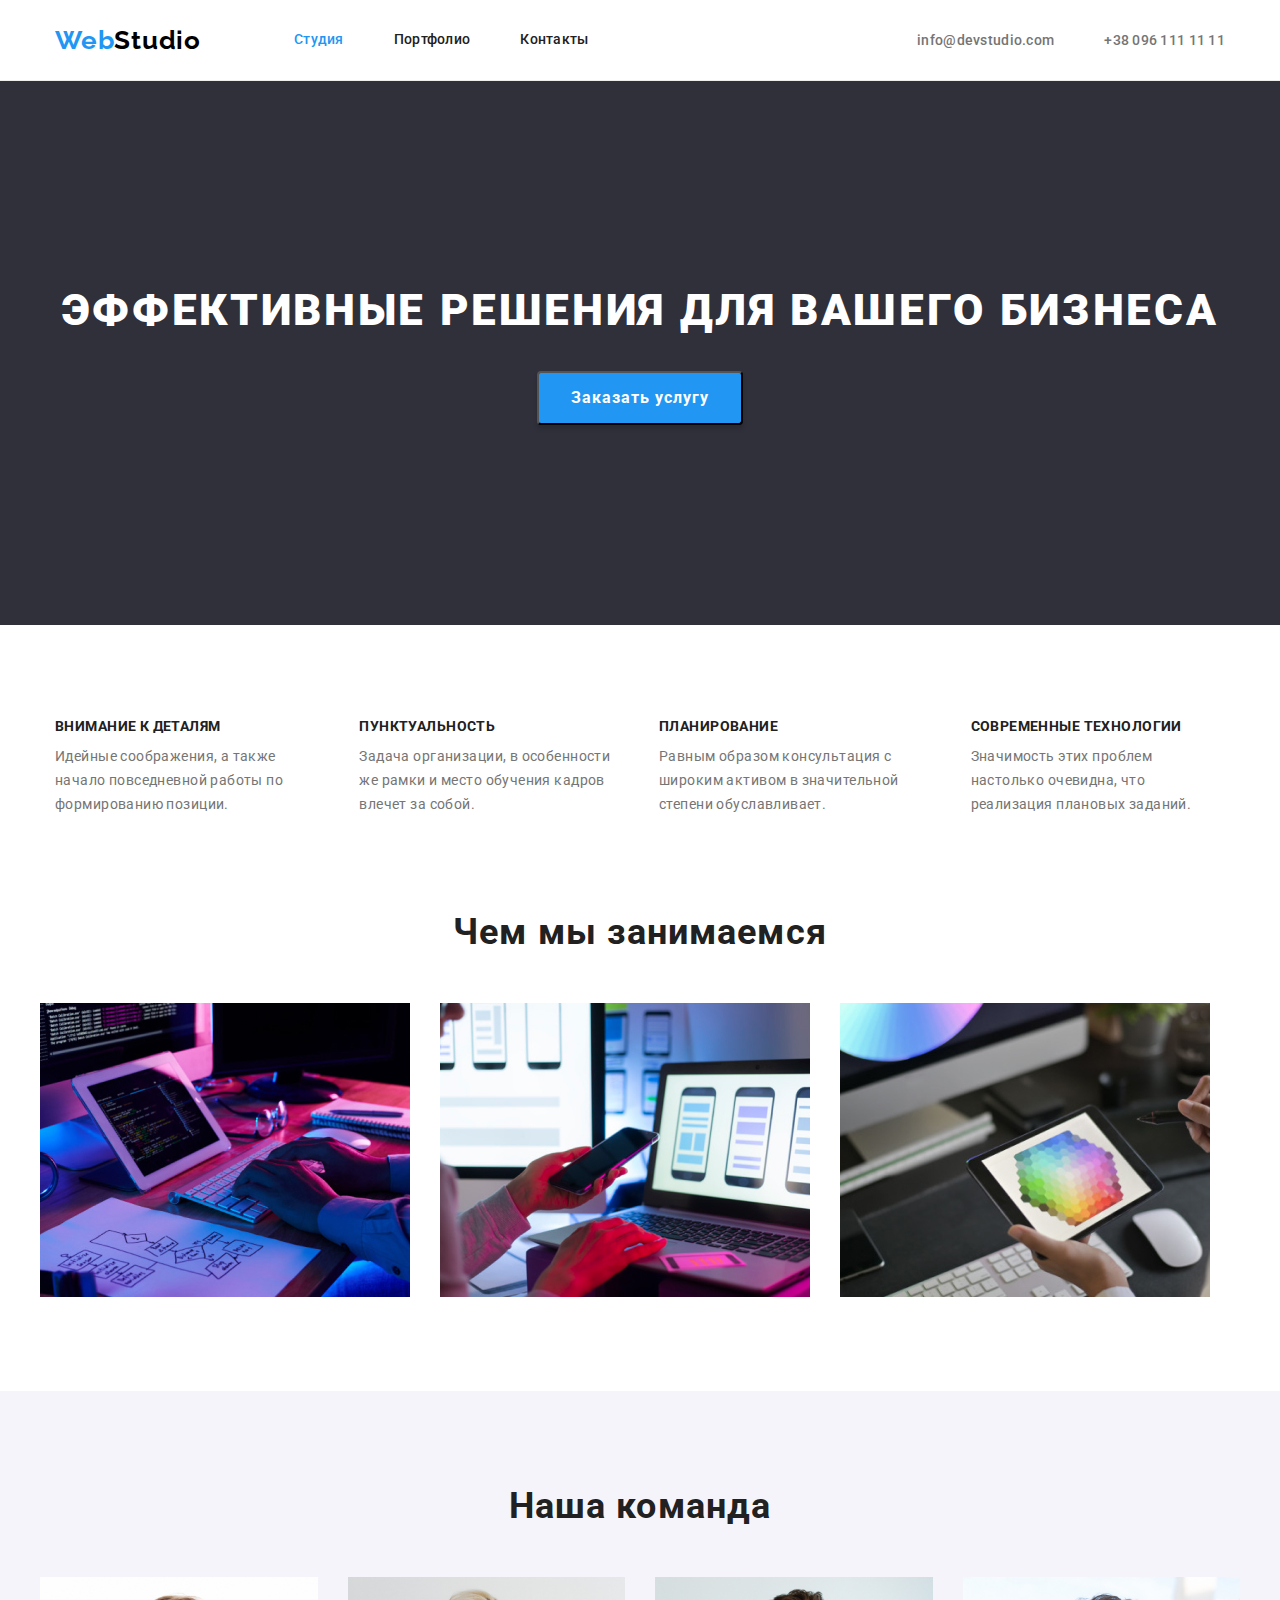
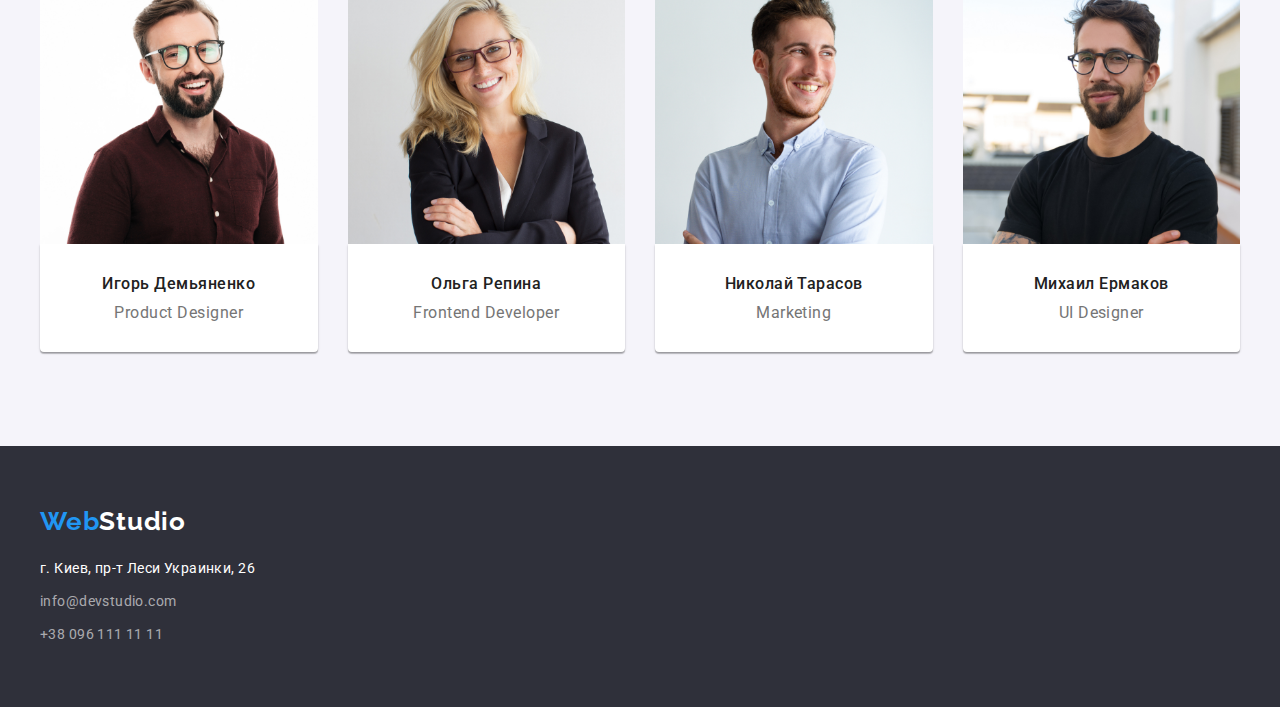
<file: index.html>
<!DOCTYPE html>
<html lang="ru">
  <head>
    <meta charset="UTF-8" />
    <meta name="viewport" content="width=device-width, initial-scale=1.0" />
    <title>Студия</title>
    <link href="https://fonts.googleapis.com/css2?family=Raleway:wght@700&family=Roboto:wght@400;500;700;900&display=swap" rel="stylesheet" />
    <link rel="stylesheet" href="https://cdnjs.cloudflare.com/ajax/libs/modern-normalize/1.0.0/modern-normalize.css" />
    <link rel="stylesheet" href="./css/styles.css" />
  </head>

  <body>
    <!--------------ШАПКА------->
    <header class="page-header">
      <!--навигационные элементы-->
      <div class="container main-nav">
        <nav class="navigation">
          <!--ЛОГО-ССЫЛКА-->
          <a class="logo link" href="./index.html" aria-label="логотип вэбстудия">Web<span class="logo-item">Studio</span></a>
          <!-------СПИСОК НАВИГАЦИОННЫХ ЭЛЕМЕНТОВ----->
          <ul class="navigation-list list">
            <li class="navigation-list-item">
              <a class="navigation-list-link link current" href="./index.html">Студия</a>
            </li>
            <li class="navigation-list-item">
              <a class="navigation-list-link link" href="./portfolio.html">Портфолио</a>
            </li>
            <li class="navigation-list-item">
              <a class="navigation-list-link link" href="">Контакты</a>
            </li>
          </ul>
        </nav>
        <!--КОНТАКТЫ-->
        <ul class="navigation-contacts list">
          <li class="item">
            <a class="header-mail-link link" href="mailto:info@devstudio.com">info@devstudio.com</a>
          </li>
          <li class="item">
            <a class="header-tel-link link" href="tel:+380961111111">+38 096 111 11 11</a>
          </li>
        </ul>
      </div>
    </header>

    <main>
      <!--ГЕРОЙ-->

      <section class="hero">
        <h1 class="hero-title">Эффективные решения для вашего бизнеса</h1>
        <button class="modal-btn" type="button">Заказать услугу</button>
      </section>

      <!--ОСОБЕННОСТИ-->
      <section class="section features">
        <div class="container">
          <h2 class="section-title centred">Особенности</h2>
          <ul class="features-list list">
            <li class="features-list-item">
              <h3 class="subtitle">Внимание к деталям</h3>
              <p class="description">Идейные соображения, а также начало повседневной работы по формированию позиции.</p>
            </li>

            <li class="features-list-item">
              <h3 class="subtitle">Пунктуальность</h3>
              <p class="description">Задача организации, в особенности же рамки и место обучения кадров влечет за собой.</p>
            </li>

            <li class="features-list-item">
              <h3 class="subtitle">Планирование</h3>
              <p class="description">Равным образом консультация с широким активом в значительной степени обуславливает.</p>
            </li>

            <li class="features-list-item">
              <h3 class="subtitle">Современные технологии</h3>
              <p class="description">Значимость этих проблем настолько очевидна, что реализация плановых заданий.</p>
            </li>
          </ul>
        </div>
      </section>

      <!----ЧЕМ ЗАНИМАЕМСЯ-------->

      <section class="section work">
        <div class="container">
          <h2 class="section-title centred">Чем мы занимаемся</h2>
          <ul class="work-list list">
            <li class="work-list-item">
              <img class="img" src="./images/studio/we-doing/box1.jpg" alt="специалист работает за планшетом и компьютером" width="370" height="294" />
            </li>
            <li class="work-list-item">
              <img class="img" src="./images/studio/we-doing/box2.jpg" alt="человек держит смартфон и работает за ноутбуком" width="370" height="294" />
            </li>
            <li class="work-list-item">
              <img class="img" src="./images/studio/we-doing/box3.jpg" alt="кто-то держит планшет с тачпеном" width="370" height="294" />
            </li>
          </ul>
        </div>
      </section>

      <!--НАША КОМАНДА-->
      <section class="section team">
        <div class="container">
          <h2 class="section-title centred">Наша команда</h2>
          <ul class="team-list list">
            <li class="team-list-item">
              <img class="img" src="./images/studio/our-team/img-1.jpg" alt="Фото Игоря Демьяненко" width="270" height="260" />
              <div class="name-position">
                <h3 class="name-title">Игорь Демьяненко</h3>
                <p class="position">Product Designer</p>
              </div>
            </li>

            <li class="team-list-item">
              <img class="img" src="./images/studio/our-team/img-2.jpg" alt="Фото Ольги Репиной" width="270" height="260" />
              <div class="name-position">
                <h3 class="name-title">Ольга Репина</h3>
                <p class="position">Frontend Developer</p>
              </div>
            </li>

            <li class="team-list-item">
              <img class="img" src="./images/studio/our-team/img-3.jpg" alt="Фото Николая Тарасова" width="270" height="260" />
              <div class="name-position">
                <h3 class="name-title">Николай Тарасов</h3>
                <p class="position">Marketing</p>
              </div>
            </li>

            <li class="team-list-item">
              <img class="img" src="./images/studio/our-team/img-4.jpg" alt="Фото Михаила Ермакова" width="270" height="260" />
              <div class="name-position">
                <h3 class="name-title">Михаил Ермаков</h3>
                <p class="position">UI Designer</p>
              </div>
            </li>
          </ul>
        </div>
      </section>
    </main>

    <!--ФУТЕР-->
    <footer class="footer">
      <div class="container">
        <a class="logo link" href="./index.html" aria-label="логотип вэбстудия">Web<span class="footer-logo-item">Studio</span></a>

        <address class="address">
          <span>г. Киев, пр-т Леси Украинки, 26</span><br />
          <a class="footer-mail-link link" href="mailto:info@devstudio.com">info@devstudio.com</a><br />
          <a class="footer-tel-link link" href="tel:+380961111111">+38 096 111 11 11</a>
        </address>
      </div>
    </footer>
  </body>
</html>
</file>
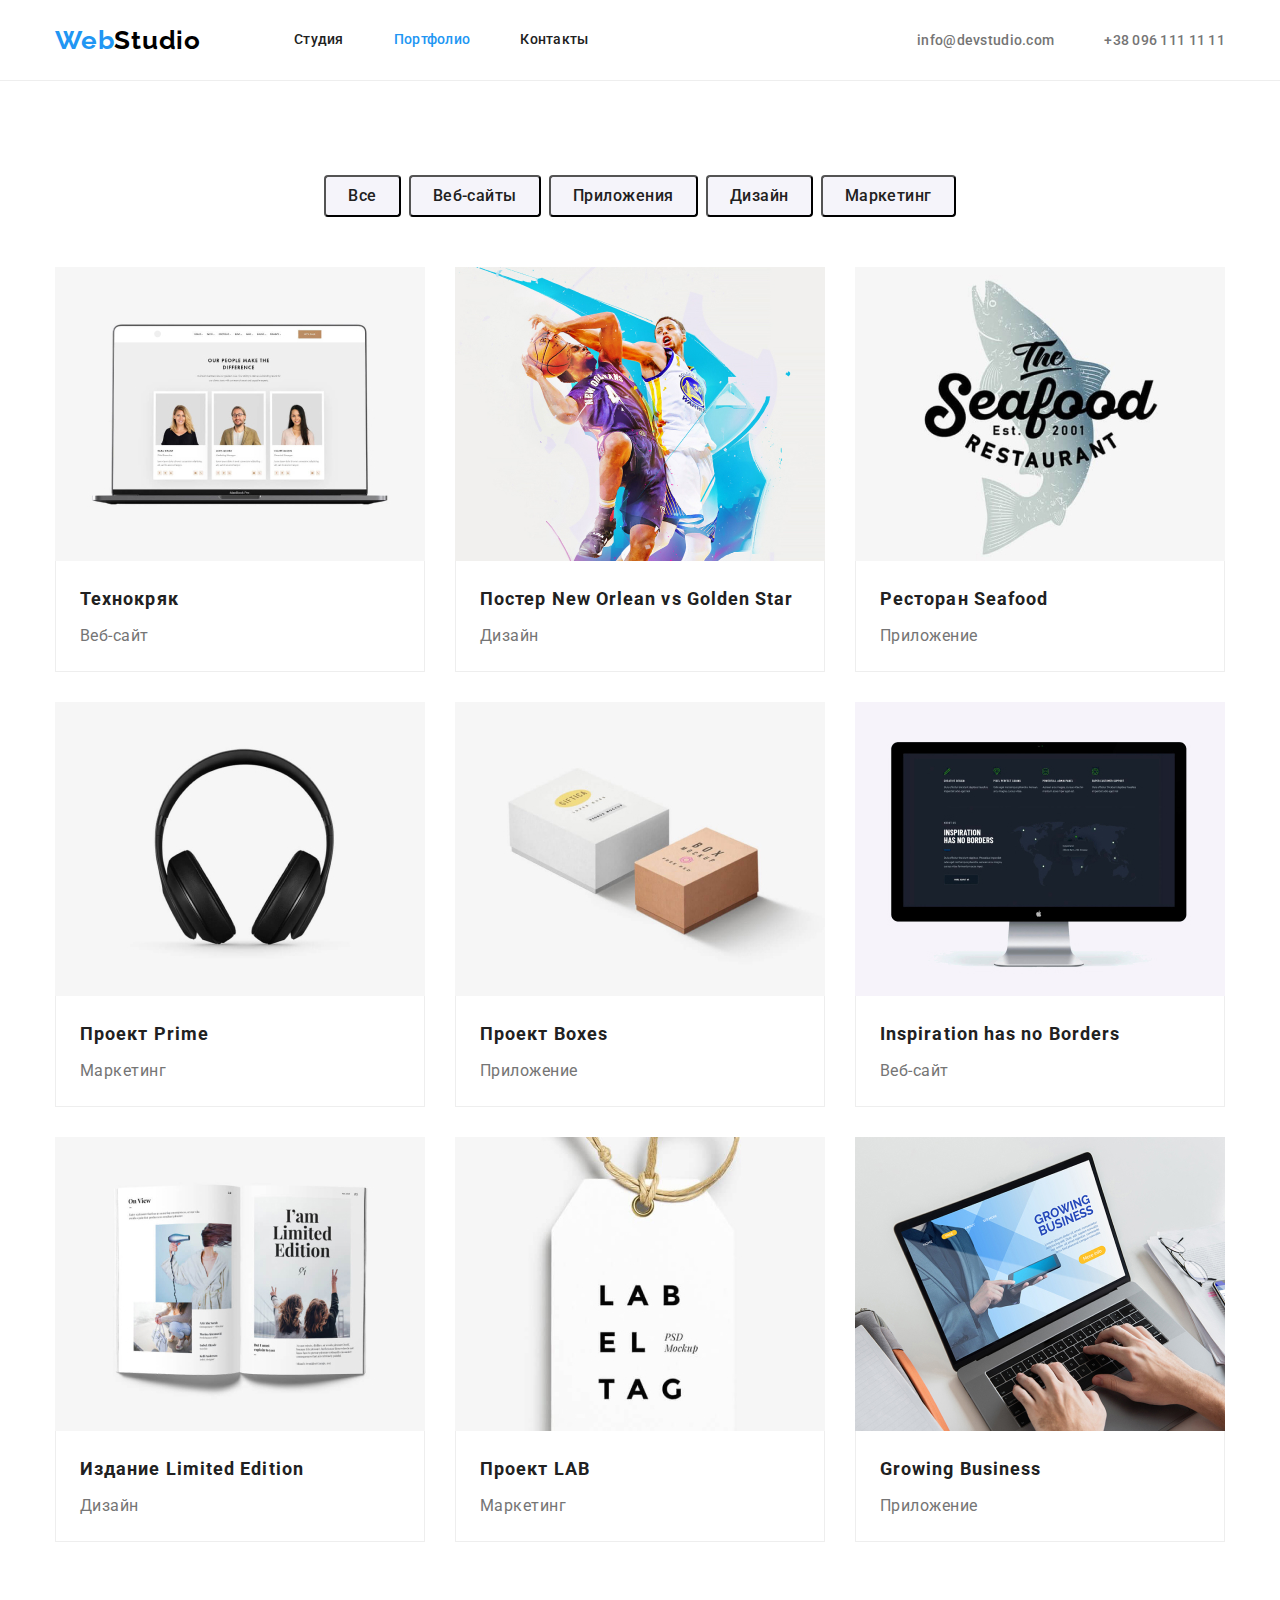
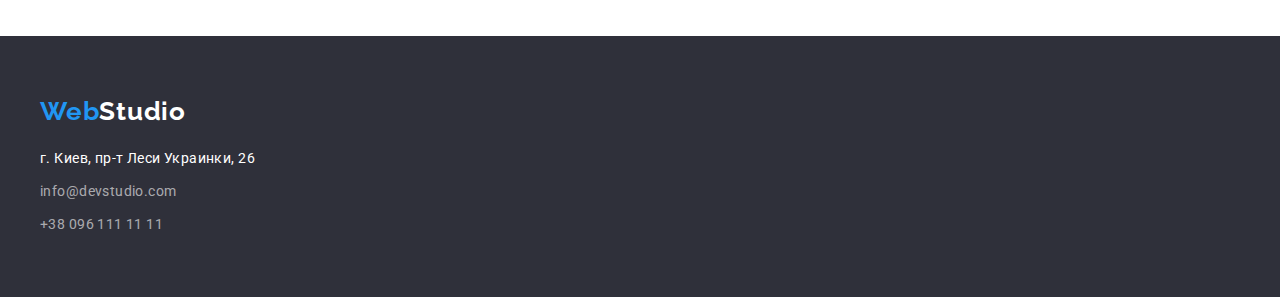
<file: portfolio.html>
<!DOCTYPE html>
<html lang="ru">
  <head>
    <meta charset="UTF-8" />
    <meta name="viewport" content="width=device-width, initial-scale=1.0" />
    <title>Портфолио</title>
    <link href="https://fonts.googleapis.com/css2?family=Raleway:wght@700&family=Roboto:wght@400;500;700&display=swap" rel="stylesheet" />
    <link rel="stylesheet" href="https://cdnjs.cloudflare.com/ajax/libs/modern-normalize/1.0.0/modern-normalize.css" />
    <link rel="stylesheet" href="./css/styles.css" />
  </head>
  <body>
    <!--ШАПКА-->
    <header class="page-header">
      <!--навигационные элементы-->
      <div class="container main-nav">
        <nav class="navigation">
          <!--ЛОГО-ССЫЛКА-->
          <a class="logo link" href="./index.html" aria-label="логотип вэбстудия">Web<span class="logo-item">Studio</span></a>
          <!-------СПИСОК НАВИГАЦИОННЫХ ЭЛЕМЕНТОВ----->
          <ul class="navigation-list list">
            <li class="navigation-list-item">
              <a class="navigation-list-link link" href="./index.html">Студия</a>
            </li>
            <li class="navigation-list-item">
              <a class="navigation-list-link link current" href="./portfolio.html">Портфолио</a>
            </li>
            <li class="navigation-list-item">
              <a class="navigation-list-link link" href="">Контакты</a>
            </li>
          </ul>
        </nav>
        <!--КОНТАКТЫ-->
        <ul class="navigation-contacts list">
          <li class="item">
            <a class="header-mail-link link" href="mailto:info@devstudio.com">info@devstudio.com</a>
          </li>
          <li class="item">
            <a class="header-tel-link link" href="tel:+380961111111">+38 096 111 11 11</a>
          </li>
        </ul>
      </div>
    </header>

    <!--MAIN-->

    <main>
      <!--ПОРТФОЛИО-->
      <section class="portfolio">
        <div class="container">
          <h1 class="portfolio-title">Портфолио</h1>
          <!--ФИЛЬТР-->
          <ul class="filter-list list">
            <li class="filter-list-item">
              <button class="button-content" type="button">Все</button>
            </li>
            <li class="filter-list-item">
              <button class="button-content" type="button">Веб-сайты</button>
            </li>
            <li class="filter-list-item">
              <button class="button-content" type="button">Приложения</button>
            </li>
            <li class="filter-list-item">
              <button class="button-content" type="button">Дизайн</button>
            </li>
            <li class="filter-list-item">
              <button class="button-content" type="button">Маркетинг</button>
            </li>
          </ul>
          <!--ПЕРЕЧЕНЬ РАБОТ-->
          <ul class="portfolio-list list">
            <li class="potfolio-list-item">
              <a class="card link" href="">
                <img class="card-img img" src="./images/portfolio/img.jpg" alt="Изображение фотографий трёх сотрудников на экране ноутбука" width="370" height="294" />

                <div class="card-content">
                  <h2 class="portfolio-list-name">Технокряк</h2>
                  <p class="portfolio-list-type">Веб-сайт</p>
                </div>
              </a>
            </li>
            <li class="potfolio-list-item">
              <a class="card link" href="">
                <img class="card-img img" src="./images/portfolio/img-1.jpg" alt="Два баскетболиста с противоположных команд тянутся в прыжке к мячу" width="370" height="294" />
                <div class="card-content">
                  <h2 class="portfolio-list-name">Постер <span lang="en">New Orlean vs Golden Star</span></h2>
                  <p class="portfolio-list-type">Дизайн</p>
                </div>
              </a>
            </li>
            <li class="potfolio-list-item">
              <a class="card link" href="">
                <img class="card-img img" src="./images/portfolio/img-2.jpg" alt="Логотип ресторана SeaFood" width="370" height="294" />
                <div class="card-content">
                  <h2 class="portfolio-list-name">Ресторан <span lang="en">Seafood</span></h2>
                  <p class="portfolio-list-type">Приложение</p>
                </div>
              </a>
            </li>
            <li class="potfolio-list-item">
              <a class="card link" href="">
                <img class="card-img img" src="./images/portfolio/img-3.jpg" alt="Чёрные накладные наушники" width="370" height="294" />
                <div class="card-content">
                  <h2 class="portfolio-list-name">Проект <span lang="en">Prime</span></h2>
                  <p class="portfolio-list-type">Маркетинг</p>
                </div>
              </a>
            </li>
            <li class="potfolio-list-item">
              <a class="card link" href="">
                <img class="card-img img" src="./images/portfolio/img-4.jpg" alt="Белая и коричневая коробочки" width="370" height="294" />
                <div class="card-content">
                  <h2 class="portfolio-list-name">Проект <span lang="en">Boxes</span></h2>
                  <p class="portfolio-list-type">Приложение</p>
                </div>
              </a>
            </li>
            <li class="potfolio-list-item">
              <a class="card link" href="">
                <img class="card-img img" src="./images/portfolio/img-5.jpg" alt="Включеный монитор Apple" width="370" height="294" />
                <div class="card-content">
                  <h2 class="portfolio-list-name" lang="en">Inspiration has no Borders</h2>
                  <p class="portfolio-list-type">Веб-сайт</p>
                </div>
              </a>
            </li>
            <li class="potfolio-list-item">
              <a class="card link" href="">
                <img class="card-img img" src="./images/portfolio/img-6.jpg" alt="Раскрытая книга" width="370" height="294" />
                <div class="card-content">
                  <h2 class="portfolio-list-name">Издание <span lang="en">Limited Edition</span></h2>
                  <p class="portfolio-list-type">Дизайн</p>
                </div>
              </a>
            </li>
            <li class="potfolio-list-item">
              <a class="card link" href="">
                <img class="card-img img" src="./images/portfolio/img-7.jpg" alt="Этикетка с надписью LAB EL TAG" width="370" height="294" />
                <div class="card-content">
                  <h2 class="portfolio-list-name">Проект <span lang="en">LAB</span></h2>
                  <p class="portfolio-list-type">Маркетинг</p>
                </div>
              </a>
            </li>
            <li class="potfolio-list-item">
              <a class="card link" href="">
                <img class="card-img img" src="./images/portfolio/img-8.jpg" alt="Руки что-то набирают на ноутбуке, на экране которого написано Growing Business" width="370" height="294" />
                <div class="card-content">
                  <h2 class="portfolio-list-name" lang="en">Growing Business</h2>
                  <p class="portfolio-list-type">Приложение</p>
                </div>
              </a>
            </li>
          </ul>
        </div>
      </section>
    </main>

    <!--ФУТЕР-->
    <footer class="footer">
      <div class="container">
        <a class="logo link" href="./index.html" aria-label="логотип вэбстудия">Web<span class="footer-logo-item">Studio</span></a>

        <address class="address">
          <span>г. Киев, пр-т Леси Украинки, 26</span><br />
          <a class="footer-mail-link link" href="mailto:info@devstudio.com">info@devstudio.com</a><br />
          <a class="footer-tel-link link" href="tel:+380961111111">+38 096 111 11 11</a>
        </address>
      </div>
    </footer>
  </body>
</html>
</file>
<file: css/styles.css>
html {
  box-sizing: border-box;
}

*,
*::before,
*::after {
  box-sizing: inherit;
}

/*

----------------------ПАЛИТРА-------------------

======================ГЛАВНАЯ СТРАНИЦА===============
цвет основного текста #757575;
вторичный цвет текста  #212121;
цвет акцента #2196F3;
основной цвет фона  #E5E5E5;
вторичный цвет фона ("наша команда") #F5F4FA;
цвет акцента (также фон кнопки в "Герой") #2196F3;
цвет фона шапки белый #FFFFFF;
цвет фона героя и футера #2F303A;

цвет тени фона кнопки (в "Герой") box-shadow: 0px 4px 4px rgba(0, 0, 0, 0.15);
цвет контактов в футере rgba(255, 255, 255, 0.6);
*/

:root {
  --primary-text-color: #757575;
  --title-text-color: #212121;
  --white-text-color: #ffffff;

  --accent-color: #2196f3;

  --primary-background-color: #ffffff;
  --secondary-background-color: #f5f4fa;
  --dark-background-color: #2f303a;
}

body {
  background-color: var(--primary-background-color);
  color: var(--primary-text-color);

  font-family: "Roboto", sans-serif;
  /*font-style: normal;*/
}

/*================ШАПКА====================*/
.page-header {
  border-bottom: 1px solid #eeeeee;
}

.main-nav {
  display: flex;
  align-items: center;
}

.container {
  margin-left: auto;
  margin-right: auto;
  width: 1200px;
  padding-left: 15px;
  padding-right: 15px;
}

.img {
  display: block;
  width: 100%;
  height: auto;
}

.navigation {
  display: flex;
  align-items: center;
}

.list {
  padding: 0;
  margin: 0;
  list-style: none;
}

.link {
  text-decoration: none;
}

.logo {
  display: inline-block;
  font-family: Raleway, sans-serif;
  font-weight: 700;
  font-size: 26px;
  line-height: 1.19;
  letter-spacing: 0.03em;
  color: var(--accent-color);
}

.logo-item {
  color: #000000;
}

.navigation-list {
  display: flex;
  margin-left: 93px;
}

.navigation-list .navigation-list-item {
}

.navigation-list-item:not(:last-child) {
  margin-right: 50px;
}

.navigation .navigation-list-link {
  display: block;
  padding-top: 32px;
  padding-bottom: 32px;
  font-weight: 500;
  font-size: 14px;
  line-height: 1.14;
  letter-spacing: 0.02em;
  color: var(--title-text-color);
}

.navigation .navigation-list-link.link.current {
  color: var(--accent-color);
}

.navigation-contacts {
  display: flex;
  margin-left: auto;
}

.navigation-contacts .item + .item {
  margin-left: 50px;
}

.header-tel-link,
.header-mail-link {
  font-weight: 500;
  font-size: 14px;
  line-height: 1.14;
  letter-spacing: 0.02em;

  color: var(--primary-text-color);
}

.navigation-list-link:hover,
.navigation-list-link:focus,
.header-tel-link:hover,
.header-tel-link:focus,
.header-mail-link:hover,
.header-mail-link:focus {
  color: var(--accent-color);
}

/*==========ГЕРОЙ=============*/

.hero {
  padding-top: 200px;
  padding-bottom: 200px;

  background: var(--dark-background-color);

  text-align: center;
}

.hero-title {
  margin-top: 0px;
  margin-bottom: 30px;

  font-weight: 900;
  font-size: 44px;
  line-height: 1.36;
  letter-spacing: 0.06em;
  text-transform: uppercase;
  color: var(--white-text-color);
}

.modal-btn {
  display: inline-block;
  background: var(--accent-color);
  box-shadow: 0px 4px 4px rgba(0, 0, 0, 0.15);
  border-radius: 4px;
  padding: 10px 32px;
  font-weight: 700;
  font-size: 16px;
  line-height: 1.88;

  align-items: center;
  text-align: center;
  letter-spacing: 0.06em;
  color: var(--white-text-color);
}

/*=======================СЕКЦИИ====================*/
.section {
  padding-top: 94px;
  padding-bottom: 94px;
}

.section-title {
  margin-top: 0px;
  margin-bottom: 50px;
  font-weight: 700;
  font-size: 36px;
  line-height: 1.17;
  text-align: center;
  letter-spacing: 0.03em;
  color: var(--title-text-color);
}

.section.nopadding {
  padding-top: 0px;
  padding-bottom: 0px;
}
/*=====================ОСОБЕННОСТИ==================*/

.features .section-title {
  display: none;
}

.features-list {
  display: flex;
}

.features-list-item {
  width: calc((100%-90px) / 4);
}

.features-list-item:not(:last-child) {
  margin-right: 30px;
}

.features .subtitle {
  margin-top: 0px;
  margin-bottom: 10px;

  font-weight: 700;
  font-size: 14px;
  line-height: 1.14;
  letter-spacing: 0.03em;
  text-transform: uppercase;
  color: var(--title-text-color);
}

.description {
  margin-top: 0px;
  margin-bottom: 0px;
  font-weight: 400;
  font-size: 14px;
  line-height: 1.71;
  letter-spacing: 0.03em;
  color: var(--primary-text-color);
}

/*=====================ЧЕМ ЗАНИМАЕМСЯ==================*/
.work {
  padding-top: 0px;
}

.work .container {
  padding-left: 0px;
  padding-right: 0px;
}
.work-list {
  display: flex;
}

.work-list-item {
  width: calc((100%-60px) / 3);
}

.work-list-item:not(:last-child) {
  margin-right: 30px;
}

.section-title.centred {
  text-align: center;
}

/*=====================НАША КОМАНДА==================*/

.team {
  background-color: var(--secondary-background-color);
  padding-top: 94px;
  padding-bottom: 94px;
}

.team .container {
  padding-left: 0px;
  padding-right: 0px;
}

.team-list {
  display: flex;
}

.team-list-item {
  width: calc((100%-90px) / 4);
}

.team-list-item:not(:last-child) {
  margin-right: 30px;
}

.name-position {
  background-color: var(--primary-background-color);

  padding-top: 30px;
  padding-bottom: 30px;
  padding-left: 30px;
  padding-right: 30px;

  box-shadow: 0px 1px 3px rgba(0, 0, 0, 0.12), 0px 1px 1px rgba(0, 0, 0, 0.14), 0px 2px 1px rgba(0, 0, 0, 0.2);
  border-radius: 0px 0px 4px 4px;
}

.name-title {
  margin-top: 0px;
  margin-bottom: 10px;

  font-weight: 500;
  font-size: 16px;
  line-height: 1.19;
  text-align: center;
  letter-spacing: 0.03em;
  color: var(--title-text-color);
}

.position {
  margin-top: 0px;
  margin-bottom: 0px;

  font-weight: 400;
  font-size: 16px;
  line-height: 1.19;
  text-align: center;
  letter-spacing: 0.03em;
  color: var(--primary-text-color);
}

/*=========================ФУТЕР=======================*/

.footer {
  background: var(--dark-background-color);
  padding-top: 60px;
  padding-bottom: 60px;
}

.footer .container {
  padding-left: 0px;
  padding-right: 0px;
}

.footer-logo-item {
  color: var(--white-text-color);
}

.address {
  margin-top: 20px;

  font-style: normal;
  font-weight: 400;
  font-size: 14px;
  line-height: 1.71;
  letter-spacing: 0.03em;
  color: var(--white-text-color);
}

.address .link {
  display: inline-block;
  margin-top: 9px;
}

.footer-tel-link,
.footer-mail-link {
  font-weight: 400;
  font-size: 14px;
  line-height: 1.71;
  letter-spacing: 0.03em;
  color: rgba(255, 255, 255, 0.6);
}

.footer-tel-link:hover,
.footer-tel-link:focus,
.footer-mail-link:hover,
.footer-mail-link:focus {
  color: var(--accent-color);
}

/*=======ПОРТФОЛИО========*/

.portfolio {
  text-align: center;
  padding-top: 94px;
  padding-bottom: 94px;
}

.portfolio-title {
  display: none;
  color: var(--title-text-color);
}

.filter-list {
  margin-bottom: 50px;
  display: flex;
  justify-content: center;
}

.button-content {
  padding: 6px 22px;
  background-color: var(--secondary-background-color);
  font-weight: 500;
  font-size: 16px;
  line-height: 1.62;
  text-align: center;
  letter-spacing: 0.03em;
  color: var(--title-text-color);
  border-radius: 4px;
}

.filter-list-item:not(:last-child) {
  margin-right: 8px;
}

.button-content:hover,
.button-content:focus {
  background: var(--accent-color);
  color: var(--white-text-color);
  box-shadow: 0px 3px 1px rgba(0, 0, 0, 0.1), 0px 1px 2px rgba(0, 0, 0, 0.08), 0px 2px 2px rgba(0, 0, 0, 0.12);
}

.portfolio-list {
  display: flex;
  flex-wrap: wrap;
}

.potfolio-list-item {
  width: 370px;
  margin-right: 30px;
  margin-bottom: 30px;
}

.potfolio-list-item:nth-child(3n) {
  margin-right: 0px;
}

.potfolio-list-item:nth-last-child(-n + 3) {
  margin-bottom: 0px;
}

.portfolio-list-name {
  margin-top: 0px;
  margin-bottom: 0px;

  font-weight: 700;
  font-size: 18px;
  line-height: 2;
  letter-spacing: 0.06em;
  color: var(--title-text-color);
}

.portfolio-list-type {
  margin-top: 4px;
  margin-bottom: 0px;

  font-weight: 400;
  font-size: 16px;
  line-height: 1.88;
  letter-spacing: 0.03em;
  color: var(--primary-text-color);
}

.card-content {
  padding: 20px 24px;
  background: var(--primary-background-color);
  border-left: 1px solid #eeeeee;
  border-right: 1px solid #eeeeee;
  border-bottom: 1px solid #eeeeee;
  box-sizing: border-box;

  text-align: start;
}
</file>
